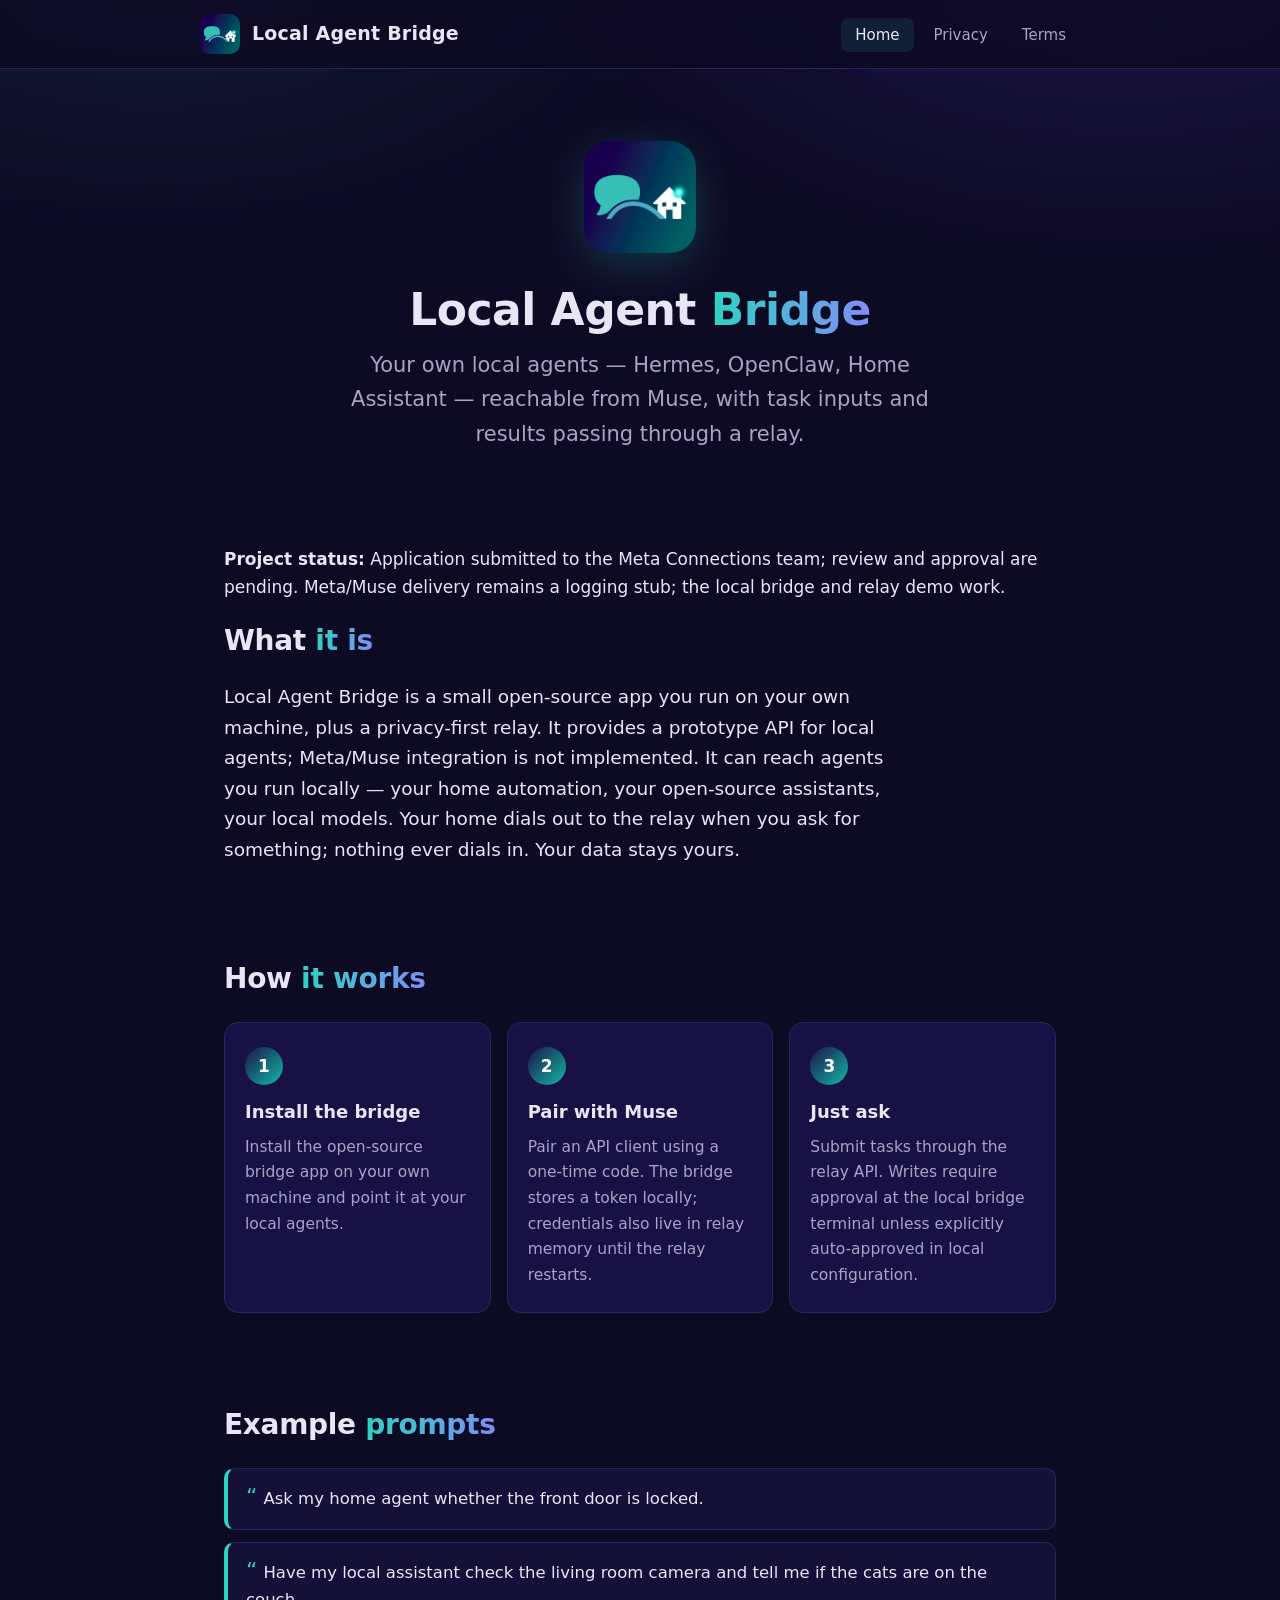
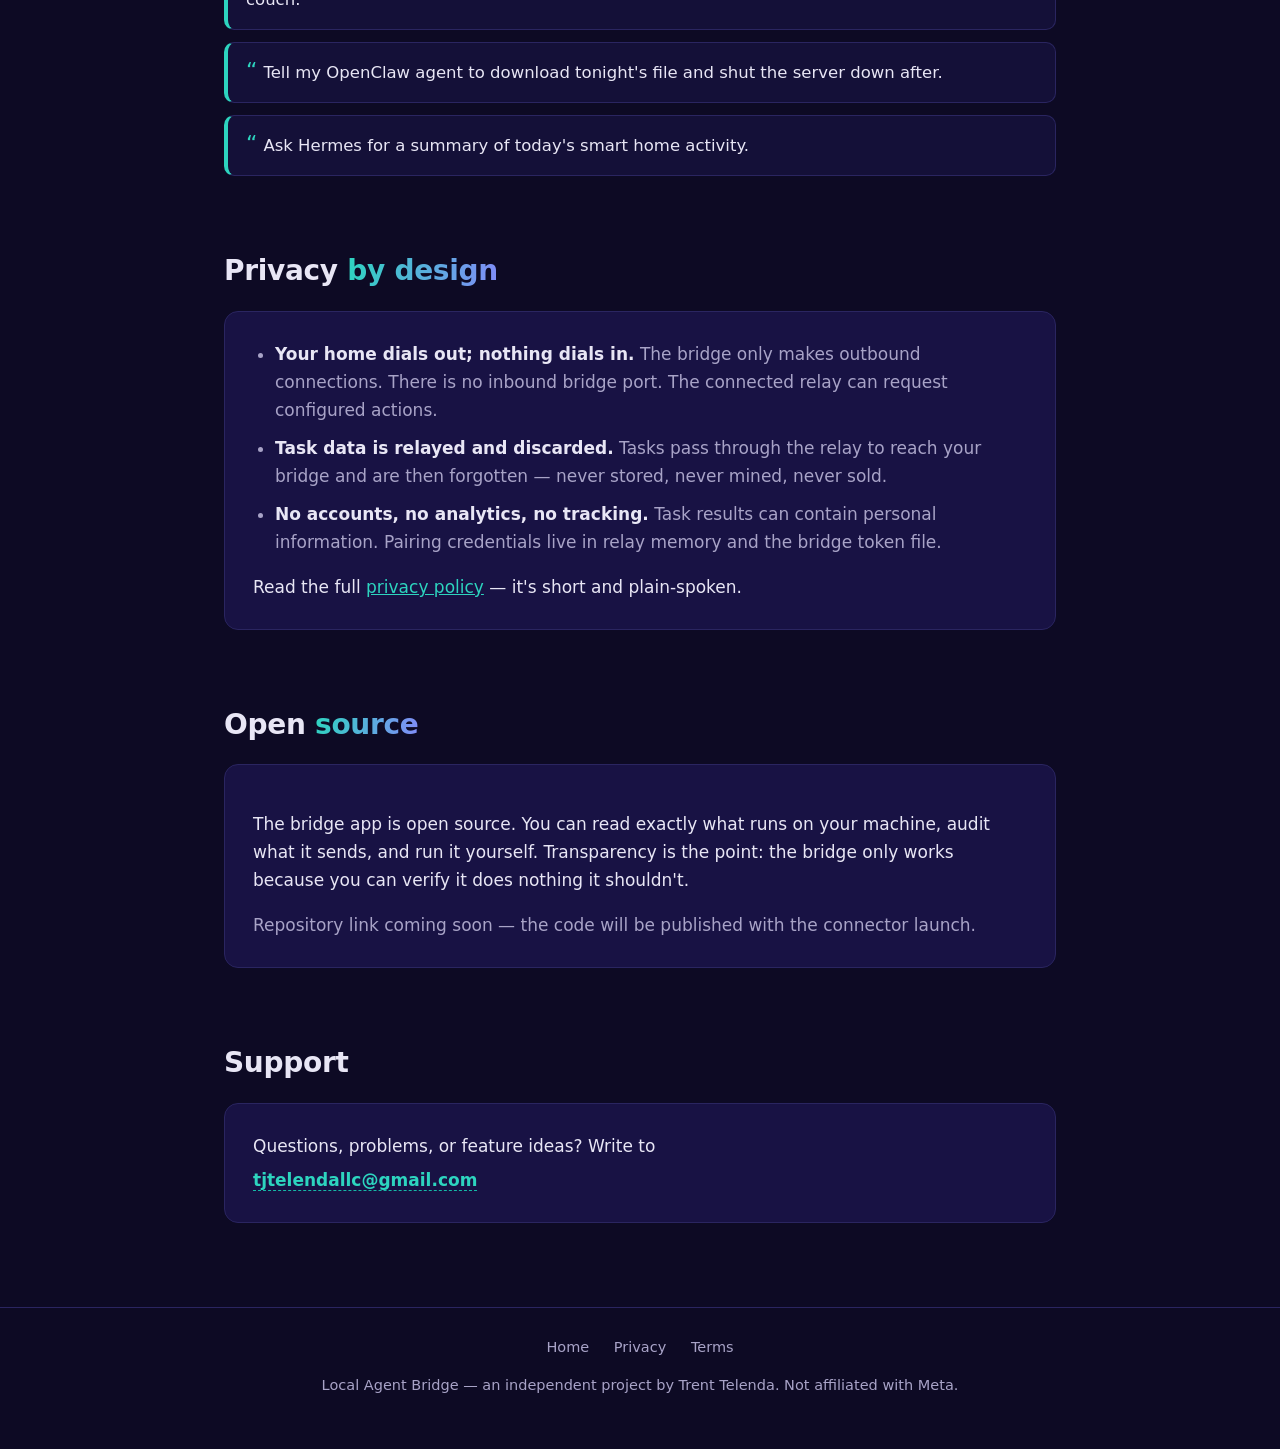
<file: docs/index.html>
<!DOCTYPE html>
<html lang="en">
<head>
  <meta charset="utf-8">
  <meta name="viewport" content="width=device-width, initial-scale=1">
  <title>Local Agent Bridge — Your local agents, reachable from Muse</title>
  <meta name="description" content="Local Agent Bridge connects Meta's Muse personal agent to your own in-home and local AI agents, with task inputs and results passing through a relay.">
  <link rel="icon" type="image/png" href="assets/icon-512.png">
  <link rel="stylesheet" href="assets/style.css">
</head>
<body>

<header class="site">
  <div class="wrap nav">
    <a class="brand" href="index.html">
      <img src="assets/icon-512.png" alt="Local Agent Bridge logo">
      Local Agent Bridge
    </a>
    <ul class="nav-links">
      <li><a href="index.html" aria-current="page">Home</a></li>
      <li><a href="privacy.html">Privacy</a></li>
      <li><a href="terms.html">Terms</a></li>
    </ul>
  </div>
</header>

<main class="wrap">

  <div class="hero">
    <img class="hero-icon" src="assets/icon-512.png" alt="Local Agent Bridge logo">
    <h1>Local Agent <span class="accent">Bridge</span></h1>
    <p class="tagline">Your own local agents — Hermes, OpenClaw, Home Assistant — reachable from Muse, with task inputs and results passing through a relay.</p>
  </div>

  <section class="block">
    <p><strong>Project status:</strong> Application submitted to the Meta Connections team; review and approval are pending. Meta/Muse delivery remains a logging stub; the local bridge and relay demo work.</p>
    <h2>What <span class="accent">it is</span></h2>
    <p class="lead">Local Agent Bridge is a small open-source app you run on your own machine, plus a privacy-first relay. It provides a prototype API for local agents; Meta/Muse integration is not implemented. It can reach agents you run locally — your home automation, your open-source assistants, your local models. Your home dials out to the relay when you ask for something; nothing ever dials in. Your data stays yours.</p>
  </section>

  <section class="block">
    <h2>How <span class="accent">it works</span></h2>
    <ol class="steps">
      <li class="step">
        <span class="num">1</span>
        <h3>Install the bridge</h3>
        <p>Install the open-source bridge app on your own machine and point it at your local agents.</p>
      </li>
      <li class="step">
        <span class="num">2</span>
        <h3>Pair with Muse</h3>
        <p>Pair an API client using a one-time code. The bridge stores a token locally; credentials also live in relay memory until the relay restarts.</p>
      </li>
      <li class="step">
        <span class="num">3</span>
        <h3>Just ask</h3>
        <p>Submit tasks through the relay API. Writes require approval at the local bridge terminal unless explicitly auto-approved in local configuration.</p>
      </li>
    </ol>
  </section>

  <section class="block">
    <h2>Example <span class="accent">prompts</span></h2>
    <ul class="prompts">
      <li>Ask my home agent whether the front door is locked.</li>
      <li>Have my local assistant check the living room camera and tell me if the cats are on the couch.</li>
      <li>Tell my OpenClaw agent to download tonight's file and shut the server down after.</li>
      <li>Ask Hermes for a summary of today's smart home activity.</li>
    </ul>
  </section>

  <section class="block">
    <h2>Privacy <span class="accent">by design</span></h2>
    <div class="card">
      <ul>
        <li><strong>Your home dials out; nothing dials in.</strong> The bridge only makes outbound connections. There is no inbound bridge port. The connected relay can request configured actions.</li>
        <li><strong>Task data is relayed and discarded.</strong> Tasks pass through the relay to reach your bridge and are then forgotten — never stored, never mined, never sold.</li>
        <li><strong>No accounts, no analytics, no tracking.</strong> Task results can contain personal information. Pairing credentials live in relay memory and the bridge token file.</li>
      </ul>
      <p>Read the full <a href="privacy.html" style="color: var(--teal);">privacy policy</a> — it's short and plain-spoken.</p>
    </div>
  </section>

  <section class="block">
    <h2>Open <span class="accent">source</span></h2>
    <div class="card">
      <p>The bridge app is open source. You can read exactly what runs on your machine, audit what it sends, and run it yourself. Transparency is the point: the bridge only works because you can verify it does nothing it shouldn't.</p>
      <p style="color: var(--text-muted);">Repository link coming soon — the code will be published with the connector launch.</p>
    </div>
  </section>

  <section class="block">
    <h2>Support</h2>
    <div class="card support-box">
      <div>
        <p style="margin: 0 0 6px;">Questions, problems, or feature ideas? Write to</p>
        <a class="mailto" href="mailto:tjtelendallc@gmail.com">tjtelendallc@gmail.com</a>
      </div>
    </div>
  </section>

</main>

<footer class="site">
  <div class="wrap">
    <nav>
      <a href="index.html">Home</a>
      <a href="privacy.html">Privacy</a>
      <a href="terms.html">Terms</a>
    </nav>
    <p>Local Agent Bridge — an independent project by Trent Telenda. Not affiliated with Meta.</p>
  </div>
</footer>

</body>
</html>
</file>
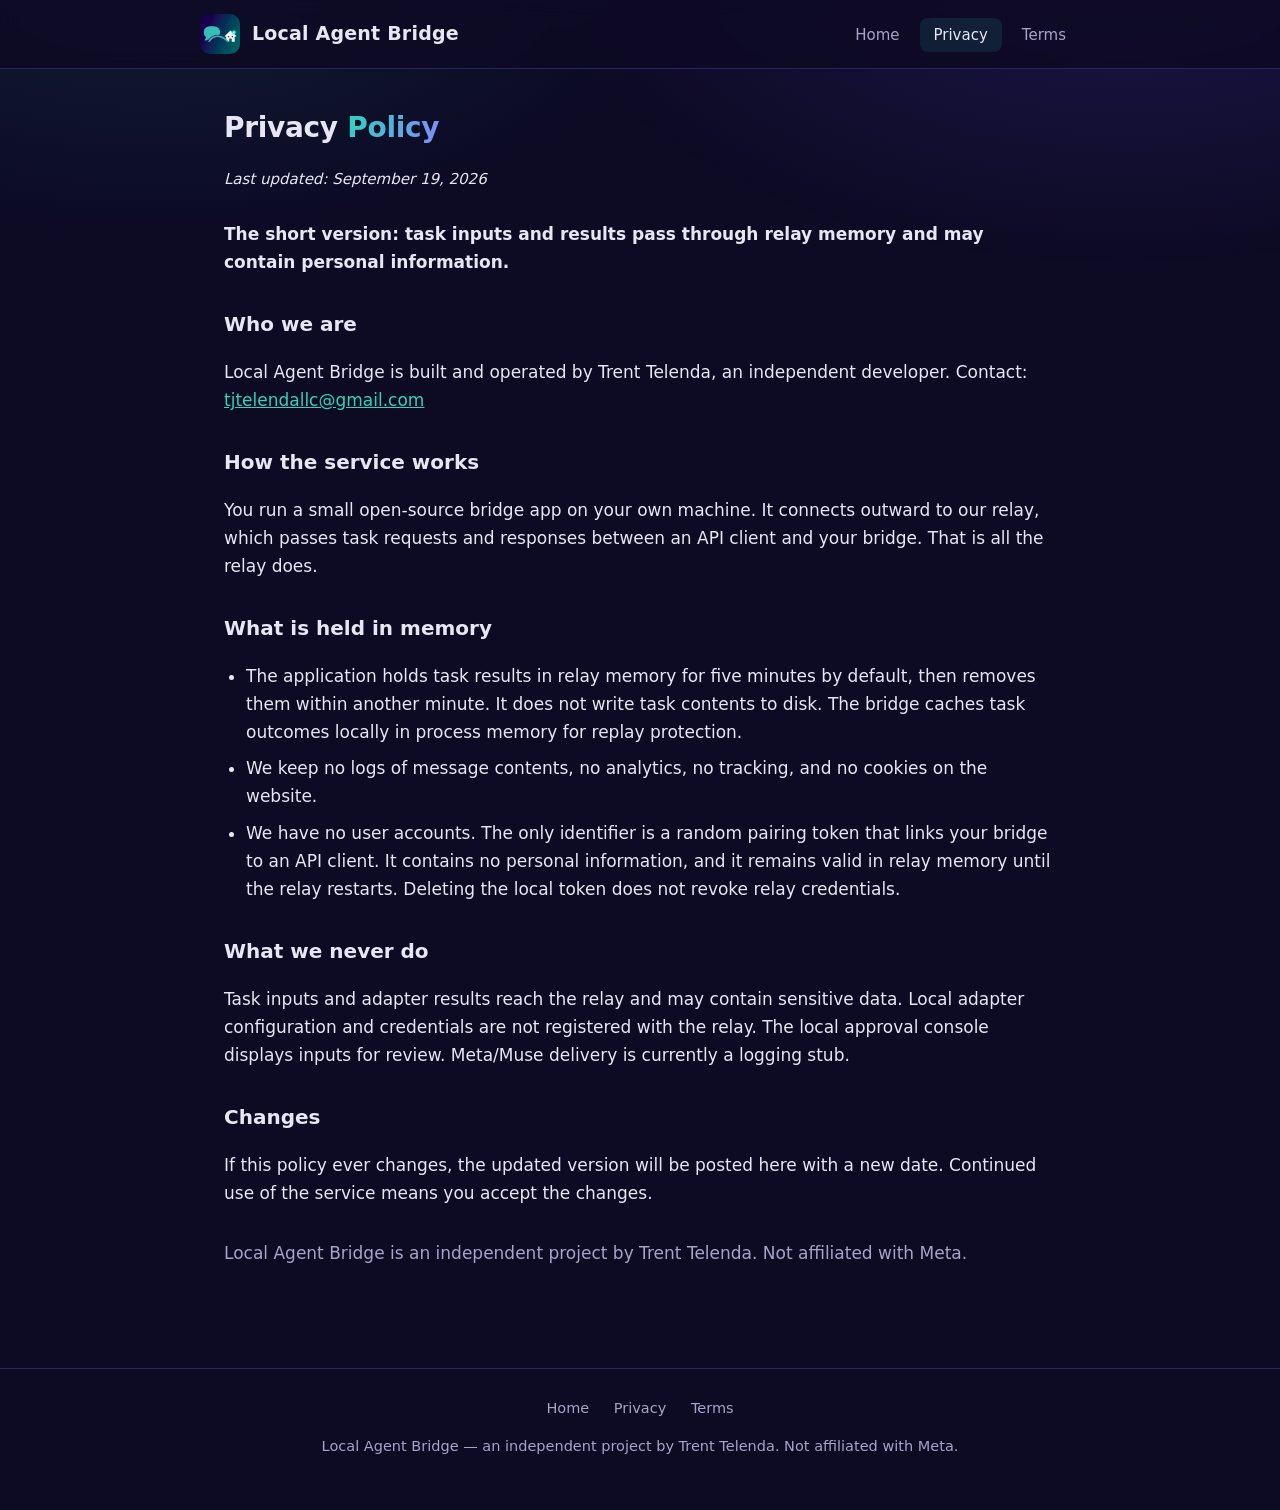
<file: docs/privacy.html>
<!DOCTYPE html>
<html lang="en">
<head>
  <meta charset="utf-8">
  <meta name="viewport" content="width=device-width, initial-scale=1">
  <title>Privacy Policy — Local Agent Bridge</title>
  <meta name="description" content="Privacy policy for Local Agent Bridge: task inputs and results pass through relay memory.">
  <link rel="icon" type="image/png" href="assets/icon-512.png">
  <link rel="stylesheet" href="assets/style.css">
</head>
<body>

<header class="site">
  <div class="wrap nav">
    <a class="brand" href="index.html">
      <img src="assets/icon-512.png" alt="Local Agent Bridge logo">
      Local Agent Bridge
    </a>
    <ul class="nav-links">
      <li><a href="index.html">Home</a></li>
      <li><a href="privacy.html" aria-current="page">Privacy</a></li>
      <li><a href="terms.html">Terms</a></li>
    </ul>
  </div>
</header>

<main class="wrap policy">

  <section class="block">
    <h2>Privacy <span class="accent">Policy</span></h2>
    <p class="policy-meta"><em>Last updated: September 19, 2026</em></p>

    <p><strong>The short version: task inputs and results pass through relay memory and may contain personal information.</strong></p>

    <h3>Who we are</h3>
    <p>Local Agent Bridge is built and operated by Trent Telenda, an independent developer. Contact: <a href="mailto:tjtelendallc@gmail.com" style="color: var(--teal);">tjtelendallc@gmail.com</a></p>

    <h3>How the service works</h3>
    <p>You run a small open-source bridge app on your own machine. It connects outward to our relay, which passes task requests and responses between an API client and your bridge. That is all the relay does.</p>

    <h3>What is held in memory</h3>
    <ul>
      <li>The application holds task results in relay memory for five minutes by default, then removes them within another minute. It does not write task contents to disk. The bridge caches task outcomes locally in process memory for replay protection.</li>
      <li>We keep no logs of message contents, no analytics, no tracking, and no cookies on the website.</li>
      <li>We have no user accounts. The only identifier is a random pairing token that links your bridge to an API client. It contains no personal information, and it remains valid in relay memory until the relay restarts. Deleting the local token does not revoke relay credentials.</li>
    </ul>

    <h3>What we never do</h3>
    <p>Task inputs and adapter results reach the relay and may contain sensitive data. Local adapter configuration and credentials are not registered with the relay. The local approval console displays inputs for review. Meta/Muse delivery is currently a logging stub.</p>

    <h3>Changes</h3>
    <p>If this policy ever changes, the updated version will be posted here with a new date. Continued use of the service means you accept the changes.</p>

    <p style="color: var(--text-muted); margin-top: 32px;">Local Agent Bridge is an independent project by Trent Telenda. Not affiliated with Meta.</p>
  </section>

</main>

<footer class="site">
  <div class="wrap">
    <nav>
      <a href="index.html">Home</a>
      <a href="privacy.html">Privacy</a>
      <a href="terms.html">Terms</a>
    </nav>
    <p>Local Agent Bridge — an independent project by Trent Telenda. Not affiliated with Meta.</p>
  </div>
</footer>

</body>
</html>
</file>
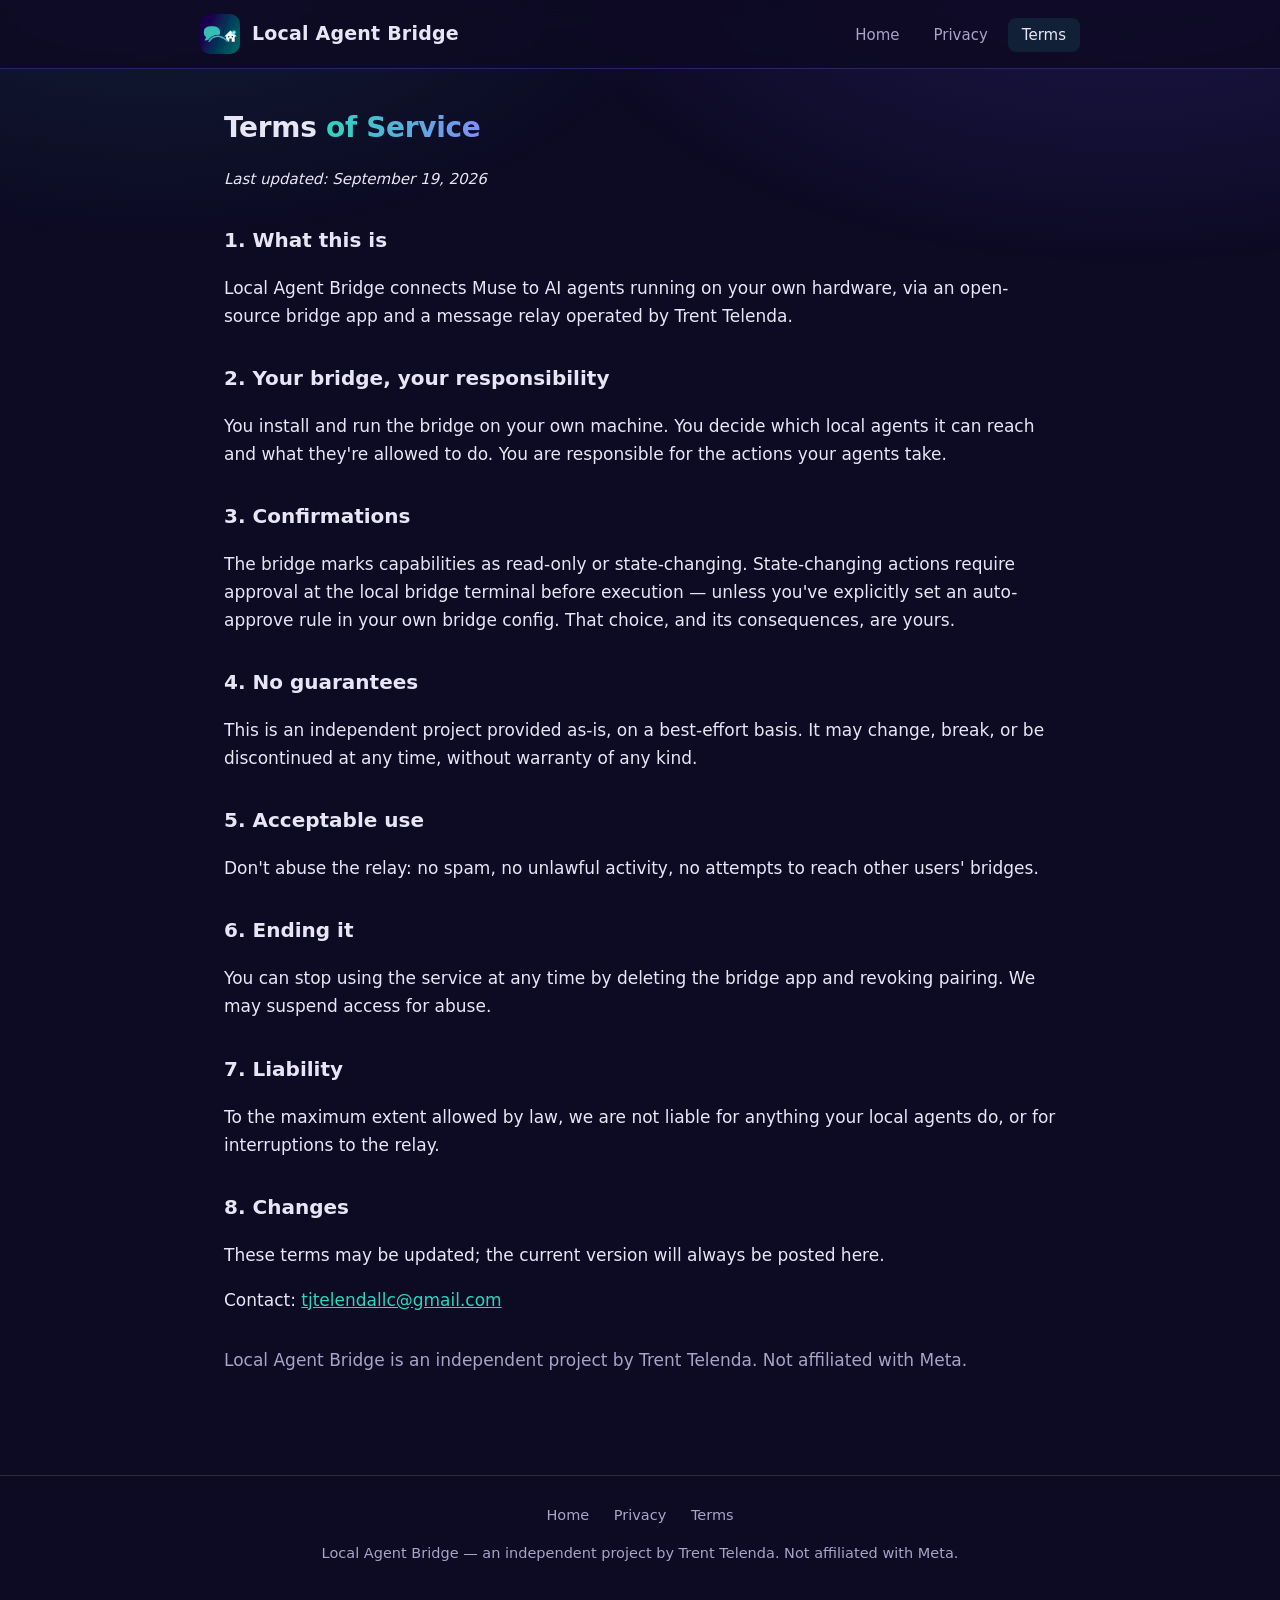
<file: docs/terms.html>
<!DOCTYPE html>
<html lang="en">
<head>
  <meta charset="utf-8">
  <meta name="viewport" content="width=device-width, initial-scale=1">
  <title>Terms of Service — Local Agent Bridge</title>
  <meta name="description" content="Terms of service for Local Agent Bridge.">
  <link rel="icon" type="image/png" href="assets/icon-512.png">
  <link rel="stylesheet" href="assets/style.css">
</head>
<body>

<header class="site">
  <div class="wrap nav">
    <a class="brand" href="index.html">
      <img src="assets/icon-512.png" alt="Local Agent Bridge logo">
      Local Agent Bridge
    </a>
    <ul class="nav-links">
      <li><a href="index.html">Home</a></li>
      <li><a href="privacy.html">Privacy</a></li>
      <li><a href="terms.html" aria-current="page">Terms</a></li>
    </ul>
  </div>
</header>

<main class="wrap policy">

  <section class="block">
    <h2>Terms <span class="accent">of Service</span></h2>
    <p class="policy-meta"><em>Last updated: September 19, 2026</em></p>

    <h3>1. What this is</h3>
    <p>Local Agent Bridge connects Muse to AI agents running on your own hardware, via an open-source bridge app and a message relay operated by Trent Telenda.</p>

    <h3>2. Your bridge, your responsibility</h3>
    <p>You install and run the bridge on your own machine. You decide which local agents it can reach and what they're allowed to do. You are responsible for the actions your agents take.</p>

    <h3>3. Confirmations</h3>
    <p>The bridge marks capabilities as read-only or state-changing. State-changing actions require approval at the local bridge terminal before execution — unless you've explicitly set an auto-approve rule in your own bridge config. That choice, and its consequences, are yours.</p>

    <h3>4. No guarantees</h3>
    <p>This is an independent project provided as-is, on a best-effort basis. It may change, break, or be discontinued at any time, without warranty of any kind.</p>

    <h3>5. Acceptable use</h3>
    <p>Don't abuse the relay: no spam, no unlawful activity, no attempts to reach other users' bridges.</p>

    <h3>6. Ending it</h3>
    <p>You can stop using the service at any time by deleting the bridge app and revoking pairing. We may suspend access for abuse.</p>

    <h3>7. Liability</h3>
    <p>To the maximum extent allowed by law, we are not liable for anything your local agents do, or for interruptions to the relay.</p>

    <h3>8. Changes</h3>
    <p>These terms may be updated; the current version will always be posted here.</p>

    <p>Contact: <a href="mailto:tjtelendallc@gmail.com" style="color: var(--teal);">tjtelendallc@gmail.com</a></p>

    <p style="color: var(--text-muted); margin-top: 32px;">Local Agent Bridge is an independent project by Trent Telenda. Not affiliated with Meta.</p>
  </section>

</main>

<footer class="site">
  <div class="wrap">
    <nav>
      <a href="index.html">Home</a>
      <a href="privacy.html">Privacy</a>
      <a href="terms.html">Terms</a>
    </nav>
    <p>Local Agent Bridge — an independent project by Trent Telenda. Not affiliated with Meta.</p>
  </div>
</footer>

</body>
</html>
</file>
<file: docs/assets/style.css>
/* Local Agent Bridge — shared stylesheet */
:root {
  --bg: #0d0a24;
  --bg-soft: #141038;
  --bg-card: #181244;
  --indigo: #1a1446;
  --teal: #2dd4bf;
  --teal-dim: #14b8a6;
  --text: #e8e6f5;
  --text-muted: #a8a3c7;
  --border: #2a2560;
  --radius: 14px;
}

* { box-sizing: border-box; }

html { scroll-behavior: smooth; }

body {
  margin: 0;
  background: var(--bg);
  color: var(--text);
  font-family: "Segoe UI", system-ui, -apple-system, Roboto, "Helvetica Neue", Arial, sans-serif;
  line-height: 1.65;
  font-size: 17px;
  -webkit-font-smoothing: antialiased;
}

/* soft gradient wash behind everything */
body::before {
  content: "";
  position: fixed;
  inset: 0;
  background:
    radial-gradient(900px 480px at 12% -5%, rgba(45, 212, 191, 0.10), transparent 60%),
    radial-gradient(1000px 560px at 88% -8%, rgba(76, 60, 180, 0.28), transparent 60%);
  pointer-events: none;
  z-index: -1;
}

.wrap {
  max-width: 880px;
  margin: 0 auto;
  padding: 0 24px;
}

/* ---------- header ---------- */
header.site {
  border-bottom: 1px solid var(--border);
  background: rgba(13, 10, 36, 0.85);
  backdrop-filter: blur(8px);
  position: sticky;
  top: 0;
  z-index: 10;
}

.nav {
  display: flex;
  align-items: center;
  gap: 16px;
  padding: 14px 0;
}

.brand {
  display: flex;
  align-items: center;
  gap: 12px;
  text-decoration: none;
  color: var(--text);
  font-weight: 700;
  font-size: 19px;
  letter-spacing: 0.2px;
  margin-right: auto;
}

.brand img {
  width: 40px;
  height: 40px;
  border-radius: 10px;
  display: block;
}

.nav-links {
  display: flex;
  gap: 6px;
  list-style: none;
  margin: 0;
  padding: 0;
}

.nav-links a {
  color: var(--text-muted);
  text-decoration: none;
  padding: 8px 14px;
  border-radius: 8px;
  font-size: 15px;
  transition: color 0.15s, background 0.15s;
}

.nav-links a:hover,
.nav-links a[aria-current="page"] {
  color: var(--text);
  background: rgba(45, 212, 191, 0.10);
}

/* ---------- hero ---------- */
.hero {
  padding: 72px 0 40px;
  text-align: center;
}

.hero img.hero-icon {
  width: 112px;
  height: 112px;
  border-radius: 26px;
  box-shadow: 0 12px 48px rgba(45, 212, 191, 0.22);
  margin-bottom: 24px;
}

.hero h1 {
  font-size: 44px;
  line-height: 1.15;
  margin: 0 0 12px;
  letter-spacing: -0.5px;
}

.hero h1 .accent {
  background: linear-gradient(100deg, var(--teal), #818cf8);
  -webkit-background-clip: text;
  background-clip: text;
  color: transparent;
}

.tagline {
  font-size: 21px;
  color: var(--text-muted);
  max-width: 620px;
  margin: 0 auto;
}

/* ---------- sections ---------- */
section.block { padding: 36px 0; }

h2 {
  font-size: 28px;
  margin: 0 0 16px;
  letter-spacing: -0.3px;
}

h2 .accent {
  background: linear-gradient(100deg, var(--teal), #818cf8);
  -webkit-background-clip: text;
  background-clip: text;
  color: transparent;
}

p.lead {
  font-size: 18.5px;
  color: var(--text);
  max-width: 680px;
}

/* ---------- steps ---------- */
.steps {
  display: grid;
  grid-template-columns: repeat(auto-fit, minmax(220px, 1fr));
  gap: 16px;
  margin-top: 20px;
  padding: 0;
  list-style: none;
}

.step {
  background: var(--bg-card);
  border: 1px solid var(--border);
  border-radius: var(--radius);
  padding: 24px 20px;
}

.step .num {
  display: inline-flex;
  align-items: center;
  justify-content: center;
  width: 38px;
  height: 38px;
  border-radius: 50%;
  background: linear-gradient(135deg, var(--indigo), var(--teal-dim));
  color: #fff;
  font-weight: 700;
  font-size: 17px;
  margin-bottom: 12px;
}

.step h3 {
  margin: 0 0 8px;
  font-size: 18px;
}

.step p {
  margin: 0;
  color: var(--text-muted);
  font-size: 15.5px;
}

/* ---------- prompt examples ---------- */
.prompts {
  list-style: none;
  margin: 20px 0 0;
  padding: 0;
  display: grid;
  gap: 12px;
}

.prompts li {
  background: var(--bg-soft);
  border: 1px solid var(--border);
  border-left: 4px solid var(--teal);
  border-radius: 10px;
  padding: 16px 18px;
  font-size: 16.5px;
}

.prompts li::before {
  content: "\201C";
  color: var(--teal);
  font-size: 22px;
  margin-right: 6px;
  line-height: 0;
}

/* ---------- cards ---------- */
.card {
  background: var(--bg-card);
  border: 1px solid var(--border);
  border-radius: var(--radius);
  padding: 28px;
  margin-top: 16px;
}

.card ul {
  margin: 0;
  padding-left: 22px;
  color: var(--text-muted);
}

.card ul li { margin-bottom: 10px; }
.card ul li strong { color: var(--text); }

.card p:last-child { margin-bottom: 0; }

/* ---------- support ---------- */
.support-box {
  display: flex;
  align-items: center;
  gap: 18px;
  flex-wrap: wrap;
}

.support-box a.mailto {
  color: var(--teal);
  font-weight: 600;
  text-decoration: none;
  border-bottom: 1px dashed var(--teal-dim);
}

.support-box a.mailto:hover { border-bottom-style: solid; }

/* ---------- footer ---------- */
footer.site {
  border-top: 1px solid var(--border);
  margin-top: 48px;
  padding: 28px 0 36px;
  color: var(--text-muted);
  font-size: 14.5px;
  text-align: center;
}

footer.site nav {
  margin-bottom: 10px;
}

footer.site nav a {
  color: var(--text-muted);
  text-decoration: none;
  margin: 0 10px;
}

footer.site nav a:hover { color: var(--teal); }

/* ---------- small print pages ---------- */
.policy-meta {
  color: var(--text-muted);
  font-size: 15px;
  margin-bottom: 28px;
}

.policy h3 {
  font-size: 20px;
  margin: 32px 0 10px;
  color: var(--text);
}

.policy p, .policy li { color: var(--text); }
.policy ul { padding-left: 22px; }
.policy li { margin-bottom: 8px; }

/* ---------- responsive ---------- */
@media (max-width: 560px) {
  .hero h1 { font-size: 32px; }
  .tagline { font-size: 18px; }
  .nav { flex-wrap: wrap; }
  section.block { padding: 28px 0; }
}
</file>
